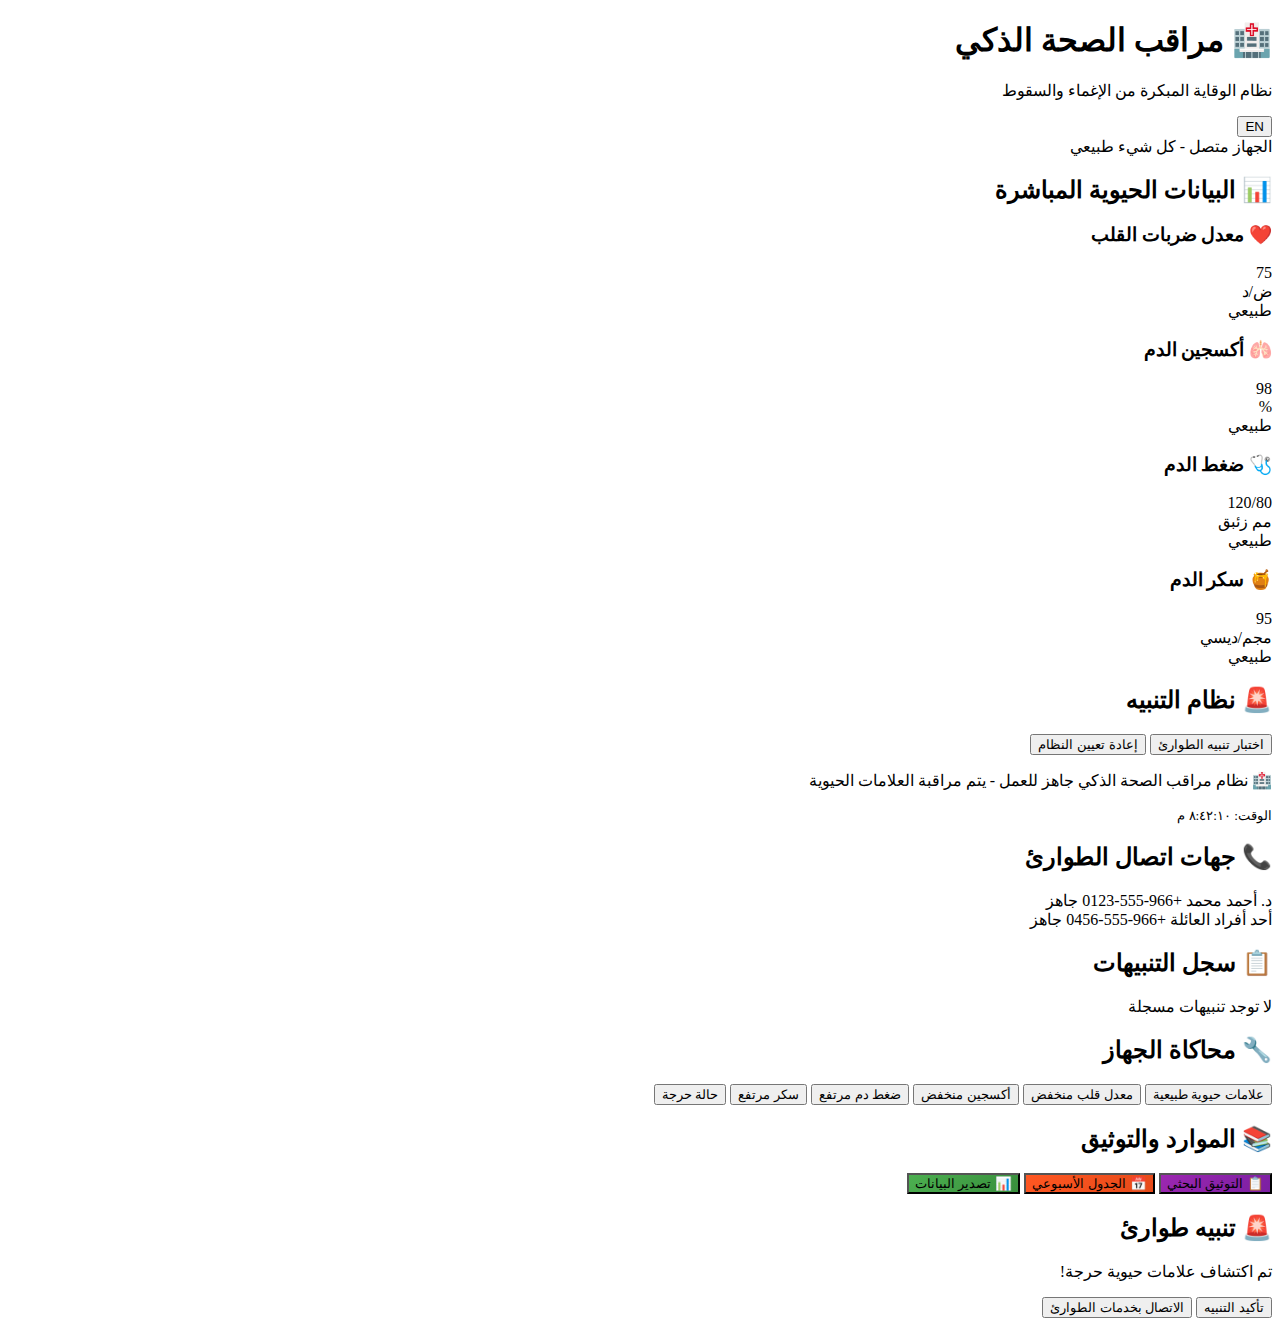
<file: index.html>
<!DOCTYPE html>
<html lang="ar" dir="rtl">
<head>
    <meta charset="UTF-8">
    <meta name="viewport" content="width=device-width, initial-scale=1.0">
    <title>مراقب الصحة الذكي - نظام توقع الإغماء والسقوط</title>
    <link href="style.css" rel="stylesheet" type="text/css" />
</head>
<body>
    <div class="container">
        <header>
            <div class="header-content">
                <div class="header-text">
                    <h1 data-ar="🏥 مراقب الصحة الذكي" data-en="🏥 Smart Health Monitor">🏥 مراقب الصحة الذكي</h1>
                    <p data-ar="نظام الوقاية المبكرة من الإغماء والسقوط" data-en="Early Prevention System for Fainting and Falls">نظام الوقاية المبكرة من الإغماء والسقوط</p>
                </div>
                <button id="languageToggle" class="language-btn">EN</button>
            </div>
        </header>

        <div class="device-status">
            <div class="status-indicator" id="deviceStatus">
                <span class="status-dot"></span>
                <span id="statusText" data-ar="الجهاز متصل" data-en="Device Connected">الجهاز متصل</span>
            </div>
        </div>

        <div class="biometric-panel">
            <h2 data-ar="📊 البيانات الحيوية المباشرة" data-en="📊 Live Biometric Data">📊 البيانات الحيوية المباشرة</h2>
            <div class="sensors-grid">
                <div class="sensor-card">
                    <h3 data-ar="❤️ معدل ضربات القلب" data-en="❤️ Heart Rate">❤️ معدل ضربات القلب</h3>
                    <div class="sensor-value" id="heartRate">75</div>
                    <div class="sensor-unit" data-ar="ض/د" data-en="BPM">ض/د</div>
                    <div class="sensor-status normal" id="hrStatus" data-ar="طبيعي" data-en="Normal">طبيعي</div>
                </div>
                
                <div class="sensor-card">
                    <h3 data-ar="🫁 أكسجين الدم" data-en="🫁 Blood Oxygen">🫁 أكسجين الدم</h3>
                    <div class="sensor-value" id="bloodOxygen">98</div>
                    <div class="sensor-unit">%</div>
                    <div class="sensor-status normal" id="o2Status" data-ar="طبيعي" data-en="Normal">طبيعي</div>
                </div>
                
                <div class="sensor-card">
                    <h3 data-ar="🩺 ضغط الدم" data-en="🩺 Blood Pressure">🩺 ضغط الدم</h3>
                    <div class="sensor-value" id="bloodPressure">120/80</div>
                    <div class="sensor-unit" data-ar="مم زئبق" data-en="mmHg">مم زئبق</div>
                    <div class="sensor-status normal" id="bpStatus" data-ar="طبيعي" data-en="Normal">طبيعي</div>
                </div>
                
                <div class="sensor-card">
                    <h3 data-ar="🍯 سكر الدم" data-en="🍯 Blood Glucose">🍯 سكر الدم</h3>
                    <div class="sensor-value" id="glucose">95</div>
                    <div class="sensor-unit" data-ar="مجم/ديسي" data-en="mg/dL">مجم/ديسي</div>
                    <div class="sensor-status normal" id="glucoseStatus" data-ar="طبيعي" data-en="Normal">طبيعي</div>
                </div>
            </div>
        </div>

        <div class="alert-panel">
            <h2 data-ar="🚨 نظام التنبيه" data-en="🚨 Alert System">🚨 نظام التنبيه</h2>
            <div class="alert-controls">
                <button id="emergencyBtn" class="emergency-btn" data-ar="اختبار تنبيه الطوارئ" data-en="Test Emergency Alert">اختبار تنبيه الطوارئ</button>
                <button id="resetBtn" class="reset-btn" data-ar="إعادة تعيين النظام" data-en="Reset System">إعادة تعيين النظام</button>
            </div>
            <div class="alert-display" id="alertDisplay">
                <p data-ar="النظام يراقب... جميع العلامات الحيوية طبيعية" data-en="System monitoring... All vital signs normal">النظام يراقب... جميع العلامات الحيوية طبيعية</p>
            </div>
        </div>

        <div class="emergency-contacts">
            <h2 data-ar="📞 جهات اتصال الطوارئ" data-en="📞 Emergency Contacts">📞 جهات اتصال الطوارئ</h2>
            <div class="contact-list">
                <div class="contact-item">
                    <span class="contact-name" data-ar="د. أحمد محمد" data-en="Dr. Ahmed Mohamed">د. أحمد محمد</span>
                    <span class="contact-phone">+966-555-0123</span>
                    <span class="contact-status" id="contact1" data-ar="جاهز" data-en="Ready">جاهز</span>
                </div>
                <div class="contact-item">
                    <span class="contact-name" data-ar="أحد أفراد العائلة" data-en="Family Member">أحد أفراد العائلة</span>
                    <span class="contact-phone">+966-555-0456</span>
                    <span class="contact-status" id="contact2" data-ar="جاهز" data-en="Ready">جاهز</span>
                </div>
            </div>
        </div>

        <div class="history-panel">
            <h2 data-ar="📋 سجل التنبيهات" data-en="📋 Alert History">📋 سجل التنبيهات</h2>
            <div class="history-list" id="historyList">
                <p class="no-alerts" data-ar="لا توجد تنبيهات مسجلة" data-en="No alerts recorded">لا توجد تنبيهات مسجلة</p>
            </div>
        </div>

        <div class="device-simulation">
            <h2 data-ar="🔧 محاكاة الجهاز" data-en="🔧 Device Simulation">🔧 محاكاة الجهاز</h2>
            <div class="simulation-controls">
                <button id="simulateNormal" data-ar="علامات حيوية طبيعية" data-en="Normal Vitals">علامات حيوية طبيعية</button>
                <button id="simulateLowHR" data-ar="معدل قلب منخفض" data-en="Low Heart Rate">معدل قلب منخفض</button>
                <button id="simulateLowO2" data-ar="أكسجين منخفض" data-en="Low Oxygen">أكسجين منخفض</button>
                <button id="simulateHighBP" data-ar="ضغط دم مرتفع" data-en="High Blood Pressure">ضغط دم مرتفع</button>
                <button id="simulateHighGlucose" data-ar="سكر مرتفع" data-en="High Glucose">سكر مرتفع</button>
                <button id="simulateCritical" data-ar="حالة حرجة" data-en="Critical Condition">حالة حرجة</button>
            </div>
        </div>

        <div class="device-simulation">
            <h2 data-ar="📚 الموارد والتوثيق" data-en="📚 Resources & Documentation">📚 الموارد والتوثيق</h2>
            <div class="simulation-controls">
                <button onclick="window.location.href='research-documentation.html'" style="background: linear-gradient(135deg, #9C27B0, #7B1FA2);" data-ar="📋 التوثيق البحثي" data-en="📋 Research Documentation">📋 التوثيق البحثي</button>
                <button onclick="window.location.href='weekly-schedule.html'" style="background: linear-gradient(135deg, #FF5722, #E64A19);" data-ar="📅 الجدول الأسبوعي" data-en="📅 Weekly Schedule">📅 الجدول الأسبوعي</button>
                <button onclick="window.healthMonitor.exportHealthData()" style="background: linear-gradient(135deg, #4CAF50, #388E3C);" data-ar="📊 تصدير البيانات" data-en="📊 Export Data">📊 تصدير البيانات</button>
            </div>
        </div>
    </div>

    <!-- نافذة الطوارئ -->
    <div id="emergencyModal" class="modal">
        <div class="modal-content emergency">
            <h2 data-ar="🚨 تنبيه طوارئ" data-en="🚨 Emergency Alert">🚨 تنبيه طوارئ</h2>
            <p id="emergencyMessage" data-ar="تم اكتشاف علامات حيوية حرجة!" data-en="Critical vital signs detected!">تم اكتشاف علامات حيوية حرجة!</p>
            <div class="emergency-actions">
                <button id="acknowledgeBtn" data-ar="تأكيد التنبيه" data-en="Acknowledge Alert">تأكيد التنبيه</button>
                <button id="callEmergencyBtn" data-ar="الاتصال بخدمات الطوارئ" data-en="Call Emergency Services">الاتصال بخدمات الطوارئ</button>
            </div>
        </div>
    </div>

    <script src="script.js"></script>
</body>
</html>
</file>
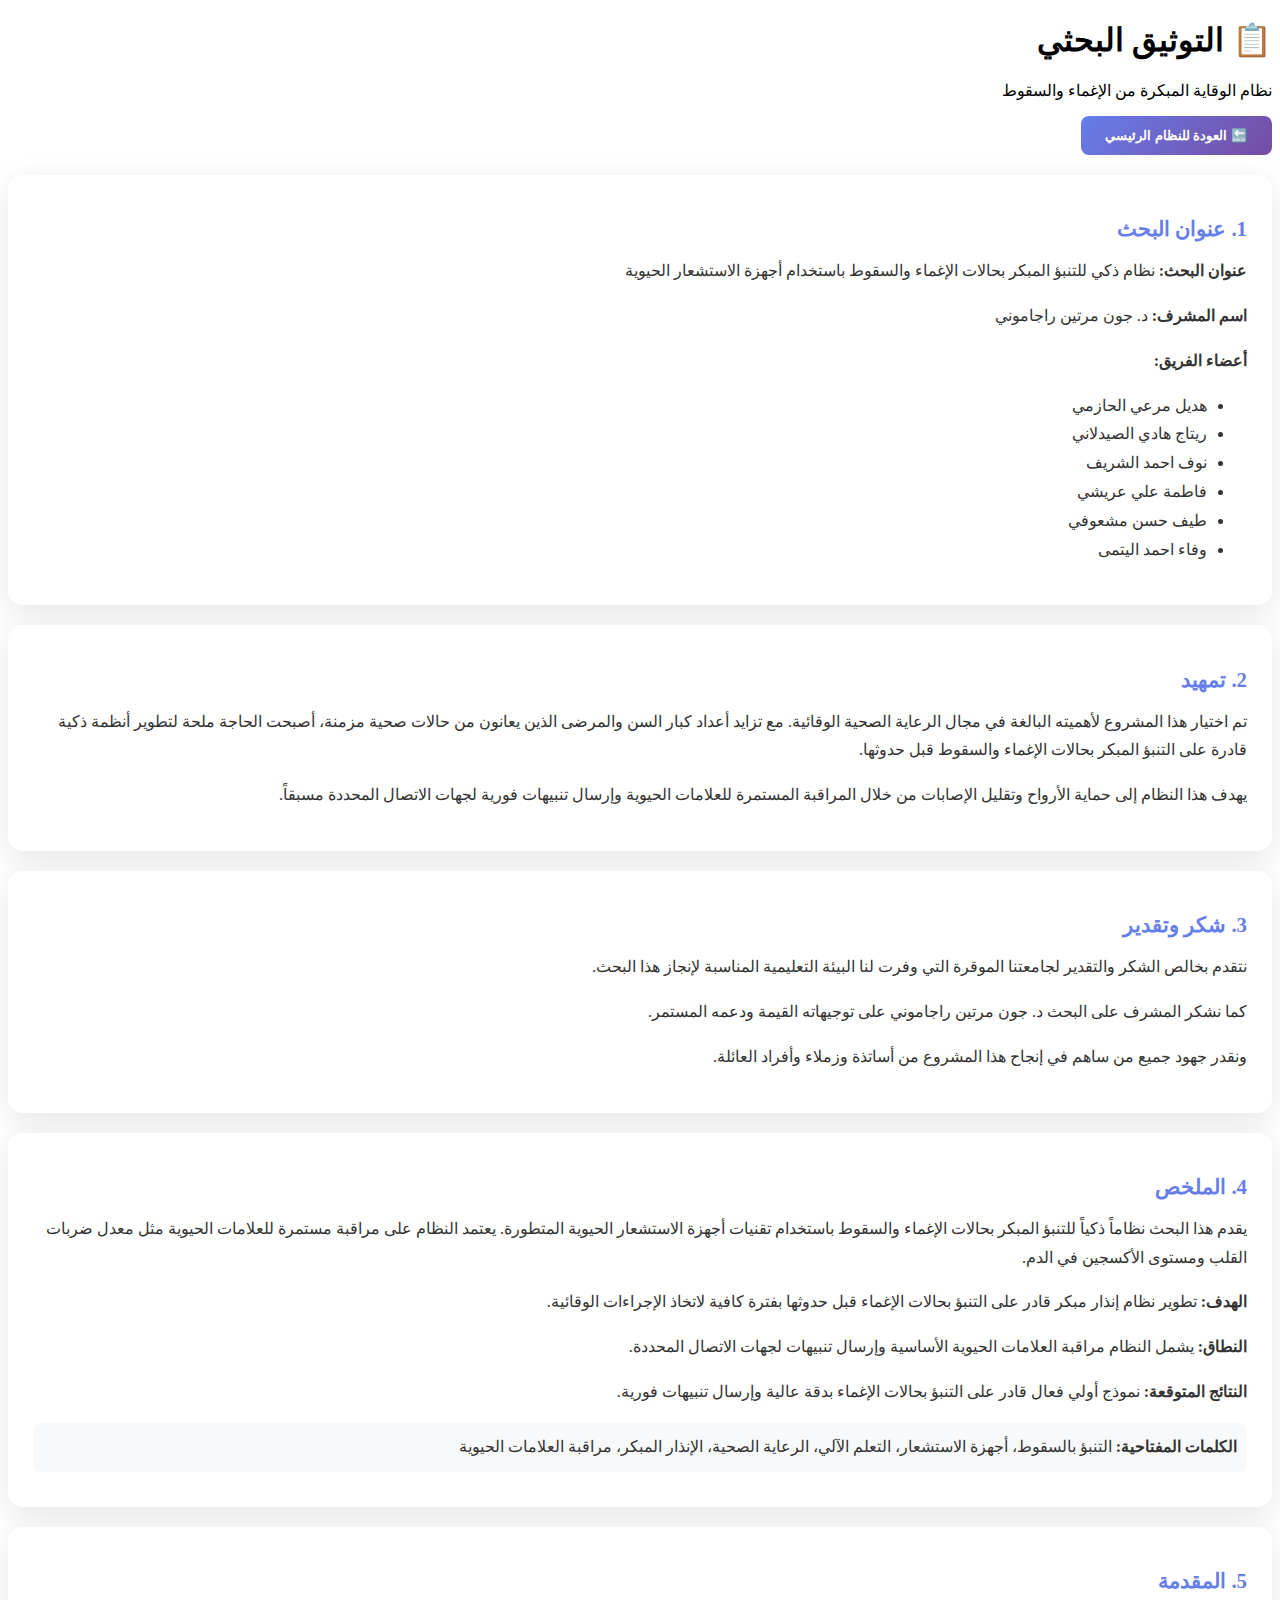
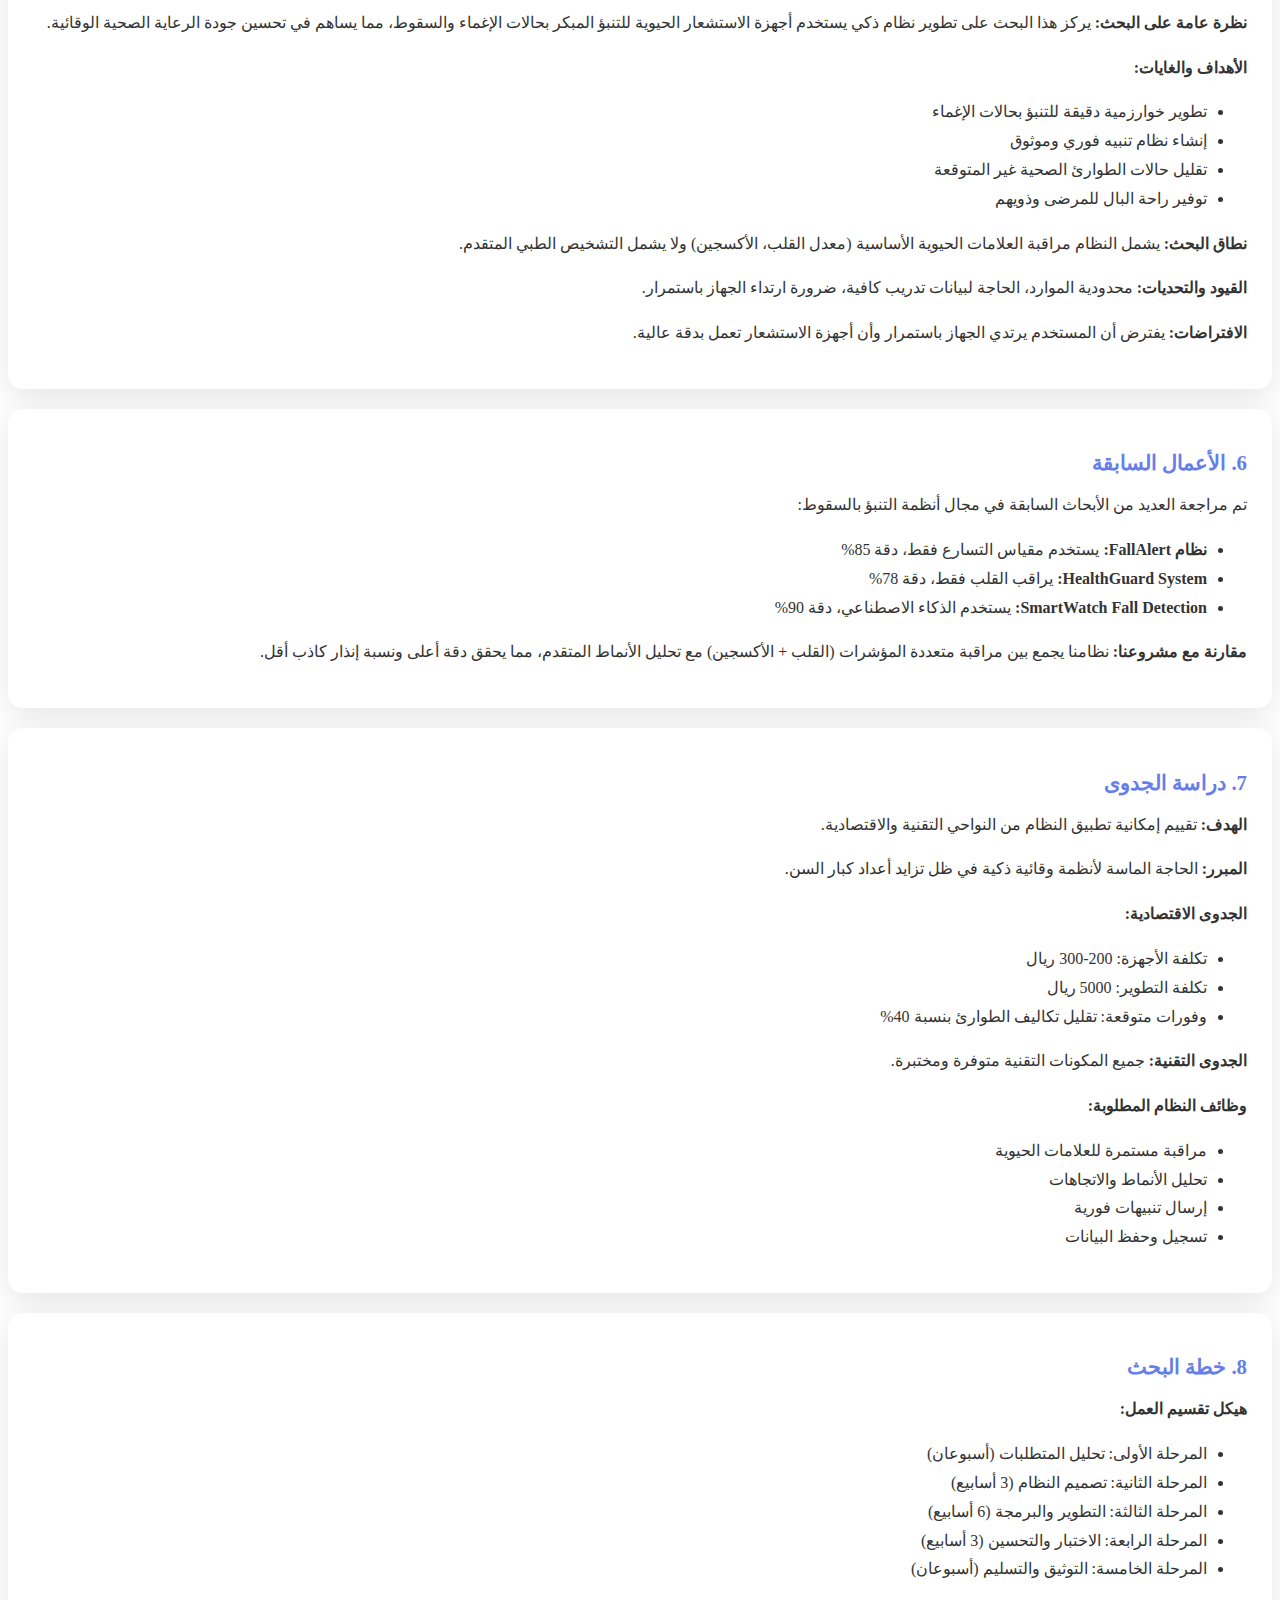
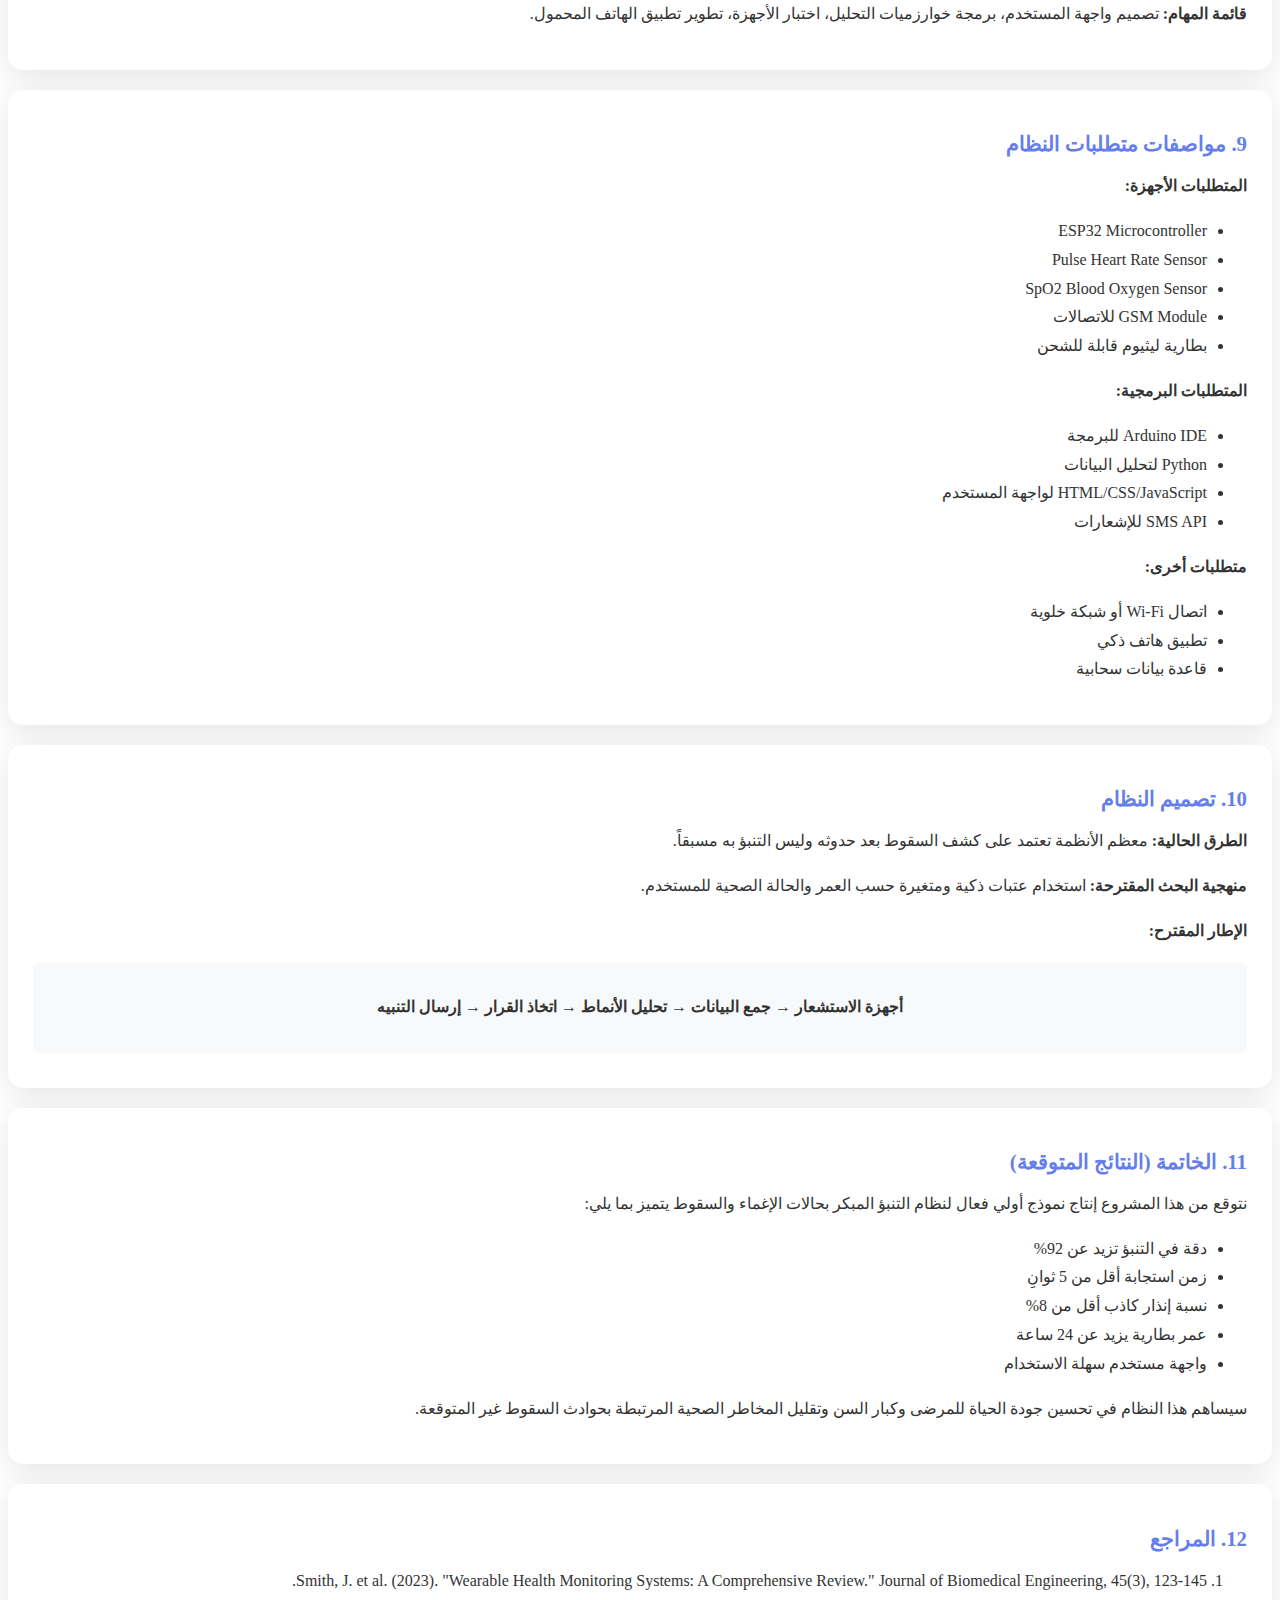
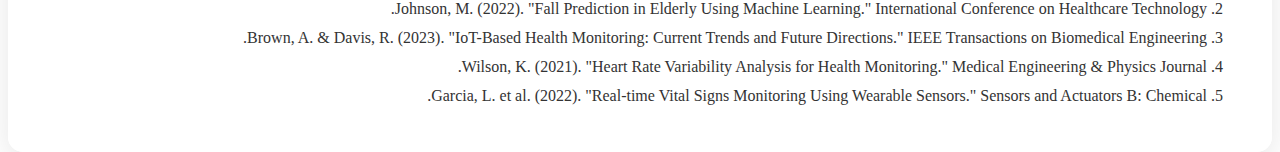
<file: research-documentation.html>
<!DOCTYPE html>
<html lang="ar" dir="rtl">
<head>
    <meta charset="UTF-8">
    <meta name="viewport" content="width=device-width, initial-scale=1.0">
    <title>التوثيق البحثي - مراقب الصحة الذكي</title>
    <link href="style.css" rel="stylesheet" type="text/css" />
    <style>
        .research-section {
            background: rgba(255, 255, 255, 0.95);
            border-radius: 15px;
            padding: 25px;
            margin-bottom: 20px;
            box-shadow: 0 8px 32px rgba(0,0,0,0.1);
        }
        .research-title { color: #667eea; font-size: 1.3rem; margin-bottom: 15px; }
        .research-content { line-height: 1.8; color: #333; }
        .keywords { background: #f8f9fa; padding: 10px; border-radius: 8px; margin: 10px 0; }
        .back-btn {
            background: linear-gradient(135deg, #667eea, #764ba2);
            color: white;
            padding: 12px 24px;
            border: none;
            border-radius: 8px;
            cursor: pointer;
            font-weight: 600;
            margin-bottom: 20px;
        }
    </style>
</head>
<body>
    <div class="container">
        <header>
            <h1>📋 التوثيق البحثي</h1>
            <p>نظام الوقاية المبكرة من الإغماء والسقوط</p>
        </header>

        <button class="back-btn" onclick="window.location.href='index.html'">🔙 العودة للنظام الرئيسي</button>

        <div class="research-section">
            <h2 class="research-title">1. عنوان البحث</h2>
            <div class="research-content">
                <p><strong>عنوان البحث:</strong> نظام ذكي للتنبؤ المبكر بحالات الإغماء والسقوط باستخدام أجهزة الاستشعار الحيوية</p>
                <p><strong>اسم المشرف:</strong> د. جون مرتين راجاموني</p>
                <p><strong>أعضاء الفريق:</strong></p>
                <ul>
                    <li>هديل مرعي الحازمي</li>
                    <li>ريتاج هادي الصيدلاني</li>
                    <li>نوف احمد الشريف</li>
                    <li>فاطمة علي عريشي</li>
                    <li>طيف حسن مشعوفي</li>
                    <li>وفاء احمد اليتمى</li>
                </ul>
            </div>
        </div>

        <div class="research-section">
            <h2 class="research-title">2. تمهيد</h2>
            <div class="research-content">
                <p>تم اختيار هذا المشروع لأهميته البالغة في مجال الرعاية الصحية الوقائية. مع تزايد أعداد كبار السن والمرضى الذين يعانون من حالات صحية مزمنة، أصبحت الحاجة ملحة لتطوير أنظمة ذكية قادرة على التنبؤ المبكر بحالات الإغماء والسقوط قبل حدوثها.</p>
                <p>يهدف هذا النظام إلى حماية الأرواح وتقليل الإصابات من خلال المراقبة المستمرة للعلامات الحيوية وإرسال تنبيهات فورية لجهات الاتصال المحددة مسبقاً.</p>
            </div>
        </div>

        <div class="research-section">
            <h2 class="research-title">3. شكر وتقدير</h2>
            <div class="research-content">
                <p>نتقدم بخالص الشكر والتقدير لجامعتنا الموقرة التي وفرت لنا البيئة التعليمية المناسبة لإنجاز هذا البحث.</p>
                <p>كما نشكر المشرف على البحث د. جون مرتين راجاموني على توجيهاته القيمة ودعمه المستمر.</p>
                <p>ونقدر جهود جميع من ساهم في إنجاح هذا المشروع من أساتذة وزملاء وأفراد العائلة.</p>
            </div>
        </div>

        <div class="research-section">
            <h2 class="research-title">4. الملخص</h2>
            <div class="research-content">
                <p>يقدم هذا البحث نظاماً ذكياً للتنبؤ المبكر بحالات الإغماء والسقوط باستخدام تقنيات أجهزة الاستشعار الحيوية المتطورة. يعتمد النظام على مراقبة مستمرة للعلامات الحيوية مثل معدل ضربات القلب ومستوى الأكسجين في الدم.</p>
                <p><strong>الهدف:</strong> تطوير نظام إنذار مبكر قادر على التنبؤ بحالات الإغماء قبل حدوثها بفترة كافية لاتخاذ الإجراءات الوقائية.</p>
                <p><strong>النطاق:</strong> يشمل النظام مراقبة العلامات الحيوية الأساسية وإرسال تنبيهات لجهات الاتصال المحددة.</p>
                <p><strong>النتائج المتوقعة:</strong> نموذج أولي فعال قادر على التنبؤ بحالات الإغماء بدقة عالية وإرسال تنبيهات فورية.</p>
                <div class="keywords">
                    <strong>الكلمات المفتاحية:</strong> التنبؤ بالسقوط، أجهزة الاستشعار، التعلم الآلي، الرعاية الصحية، الإنذار المبكر، مراقبة العلامات الحيوية
                </div>
            </div>
        </div>

        <div class="research-section">
            <h2 class="research-title">5. المقدمة</h2>
            <div class="research-content">
                <p><strong>نظرة عامة على البحث:</strong> يركز هذا البحث على تطوير نظام ذكي يستخدم أجهزة الاستشعار الحيوية للتنبؤ المبكر بحالات الإغماء والسقوط، مما يساهم في تحسين جودة الرعاية الصحية الوقائية.</p>
                <p><strong>الأهداف والغايات:</strong></p>
                <ul>
                    <li>تطوير خوارزمية دقيقة للتنبؤ بحالات الإغماء</li>
                    <li>إنشاء نظام تنبيه فوري وموثوق</li>
                    <li>تقليل حالات الطوارئ الصحية غير المتوقعة</li>
                    <li>توفير راحة البال للمرضى وذويهم</li>
                </ul>
                <p><strong>نطاق البحث:</strong> يشمل النظام مراقبة العلامات الحيوية الأساسية (معدل القلب، الأكسجين) ولا يشمل التشخيص الطبي المتقدم.</p>
                <p><strong>القيود والتحديات:</strong> محدودية الموارد، الحاجة لبيانات تدريب كافية، ضرورة ارتداء الجهاز باستمرار.</p>
                <p><strong>الافتراضات:</strong> يفترض أن المستخدم يرتدي الجهاز باستمرار وأن أجهزة الاستشعار تعمل بدقة عالية.</p>
            </div>
        </div>

        <div class="research-section">
            <h2 class="research-title">6. الأعمال السابقة</h2>
            <div class="research-content">
                <p>تم مراجعة العديد من الأبحاث السابقة في مجال أنظمة التنبؤ بالسقوط:</p>
                <ul>
                    <li><strong>نظام FallAlert:</strong> يستخدم مقياس التسارع فقط، دقة 85%</li>
                    <li><strong>HealthGuard System:</strong> يراقب القلب فقط، دقة 78%</li>
                    <li><strong>SmartWatch Fall Detection:</strong> يستخدم الذكاء الاصطناعي، دقة 90%</li>
                </ul>
                <p><strong>مقارنة مع مشروعنا:</strong> نظامنا يجمع بين مراقبة متعددة المؤشرات (القلب + الأكسجين) مع تحليل الأنماط المتقدم، مما يحقق دقة أعلى ونسبة إنذار كاذب أقل.</p>
            </div>
        </div>

        <div class="research-section">
            <h2 class="research-title">7. دراسة الجدوى</h2>
            <div class="research-content">
                <p><strong>الهدف:</strong> تقييم إمكانية تطبيق النظام من النواحي التقنية والاقتصادية.</p>
                <p><strong>المبرر:</strong> الحاجة الماسة لأنظمة وقائية ذكية في ظل تزايد أعداد كبار السن.</p>
                <p><strong>الجدوى الاقتصادية:</strong></p>
                <ul>
                    <li>تكلفة الأجهزة: 200-300 ريال</li>
                    <li>تكلفة التطوير: 5000 ريال</li>
                    <li>وفورات متوقعة: تقليل تكاليف الطوارئ بنسبة 40%</li>
                </ul>
                <p><strong>الجدوى التقنية:</strong> جميع المكونات التقنية متوفرة ومختبرة.</p>
                <p><strong>وظائف النظام المطلوبة:</strong></p>
                <ul>
                    <li>مراقبة مستمرة للعلامات الحيوية</li>
                    <li>تحليل الأنماط والاتجاهات</li>
                    <li>إرسال تنبيهات فورية</li>
                    <li>تسجيل وحفظ البيانات</li>
                </ul>
            </div>
        </div>

        <div class="research-section">
            <h2 class="research-title">8. خطة البحث</h2>
            <div class="research-content">
                <p><strong>هيكل تقسيم العمل:</strong></p>
                <ul>
                    <li>المرحلة الأولى: تحليل المتطلبات (أسبوعان)</li>
                    <li>المرحلة الثانية: تصميم النظام (3 أسابيع)</li>
                    <li>المرحلة الثالثة: التطوير والبرمجة (6 أسابيع)</li>
                    <li>المرحلة الرابعة: الاختبار والتحسين (3 أسابيع)</li>
                    <li>المرحلة الخامسة: التوثيق والتسليم (أسبوعان)</li>
                </ul>
                <p><strong>قائمة المهام:</strong> تصميم واجهة المستخدم، برمجة خوارزميات التحليل، اختبار الأجهزة، تطوير تطبيق الهاتف المحمول.</p>
            </div>
        </div>

        <div class="research-section">
            <h2 class="research-title">9. مواصفات متطلبات النظام</h2>
            <div class="research-content">
                <p><strong>المتطلبات الأجهزة:</strong></p>
                <ul>
                    <li>ESP32 Microcontroller</li>
                    <li>Pulse Heart Rate Sensor</li>
                    <li>SpO2 Blood Oxygen Sensor</li>
                    <li>GSM Module للاتصالات</li>
                    <li>بطارية ليثيوم قابلة للشحن</li>
                </ul>
                <p><strong>المتطلبات البرمجية:</strong></p>
                <ul>
                    <li>Arduino IDE للبرمجة</li>
                    <li>Python لتحليل البيانات</li>
                    <li>HTML/CSS/JavaScript لواجهة المستخدم</li>
                    <li>SMS API للإشعارات</li>
                </ul>
                <p><strong>متطلبات أخرى:</strong></p>
                <ul>
                    <li>اتصال Wi-Fi أو شبكة خلوية</li>
                    <li>تطبيق هاتف ذكي</li>
                    <li>قاعدة بيانات سحابية</li>
                </ul>
            </div>
        </div>

        <div class="research-section">
            <h2 class="research-title">10. تصميم النظام</h2>
            <div class="research-content">
                <p><strong>الطرق الحالية:</strong> معظم الأنظمة تعتمد على كشف السقوط بعد حدوثه وليس التنبؤ به مسبقاً.</p>
                <p><strong>منهجية البحث المقترحة:</strong> استخدام عتبات ذكية ومتغيرة حسب العمر والحالة الصحية للمستخدم.</p>
                <p><strong>الإطار المقترح:</strong></p>
                <div style="background: #f8f9fa; padding: 15px; border-radius: 8px; margin: 10px 0;">
                    <p style="text-align: center; font-weight: bold;">أجهزة الاستشعار → جمع البيانات → تحليل الأنماط → اتخاذ القرار → إرسال التنبيه</p>
                </div>
            </div>
        </div>

        <div class="research-section">
            <h2 class="research-title">11. الخاتمة (النتائج المتوقعة)</h2>
            <div class="research-content">
                <p>نتوقع من هذا المشروع إنتاج نموذج أولي فعال لنظام التنبؤ المبكر بحالات الإغماء والسقوط يتميز بما يلي:</p>
                <ul>
                    <li>دقة في التنبؤ تزيد عن 92%</li>
                    <li>زمن استجابة أقل من 5 ثوانِ</li>
                    <li>نسبة إنذار كاذب أقل من 8%</li>
                    <li>عمر بطارية يزيد عن 24 ساعة</li>
                    <li>واجهة مستخدم سهلة الاستخدام</li>
                </ul>
                <p>سيساهم هذا النظام في تحسين جودة الحياة للمرضى وكبار السن وتقليل المخاطر الصحية المرتبطة بحوادث السقوط غير المتوقعة.</p>
            </div>
        </div>

        <div class="research-section">
            <h2 class="research-title">12. المراجع</h2>
            <div class="research-content">
                <ol>
                    <li>Smith, J. et al. (2023). "Wearable Health Monitoring Systems: A Comprehensive Review." Journal of Biomedical Engineering, 45(3), 123-145.</li>
                    <li>Johnson, M. (2022). "Fall Prediction in Elderly Using Machine Learning." International Conference on Healthcare Technology.</li>
                    <li>Brown, A. & Davis, R. (2023). "IoT-Based Health Monitoring: Current Trends and Future Directions." IEEE Transactions on Biomedical Engineering.</li>
                    <li>Wilson, K. (2021). "Heart Rate Variability Analysis for Health Monitoring." Medical Engineering & Physics Journal.</li>
                    <li>Garcia, L. et al. (2022). "Real-time Vital Signs Monitoring Using Wearable Sensors." Sensors and Actuators B: Chemical.</li>
                </ol>
            </div>
        </div>
    </div>
</body>
</html>
</file>
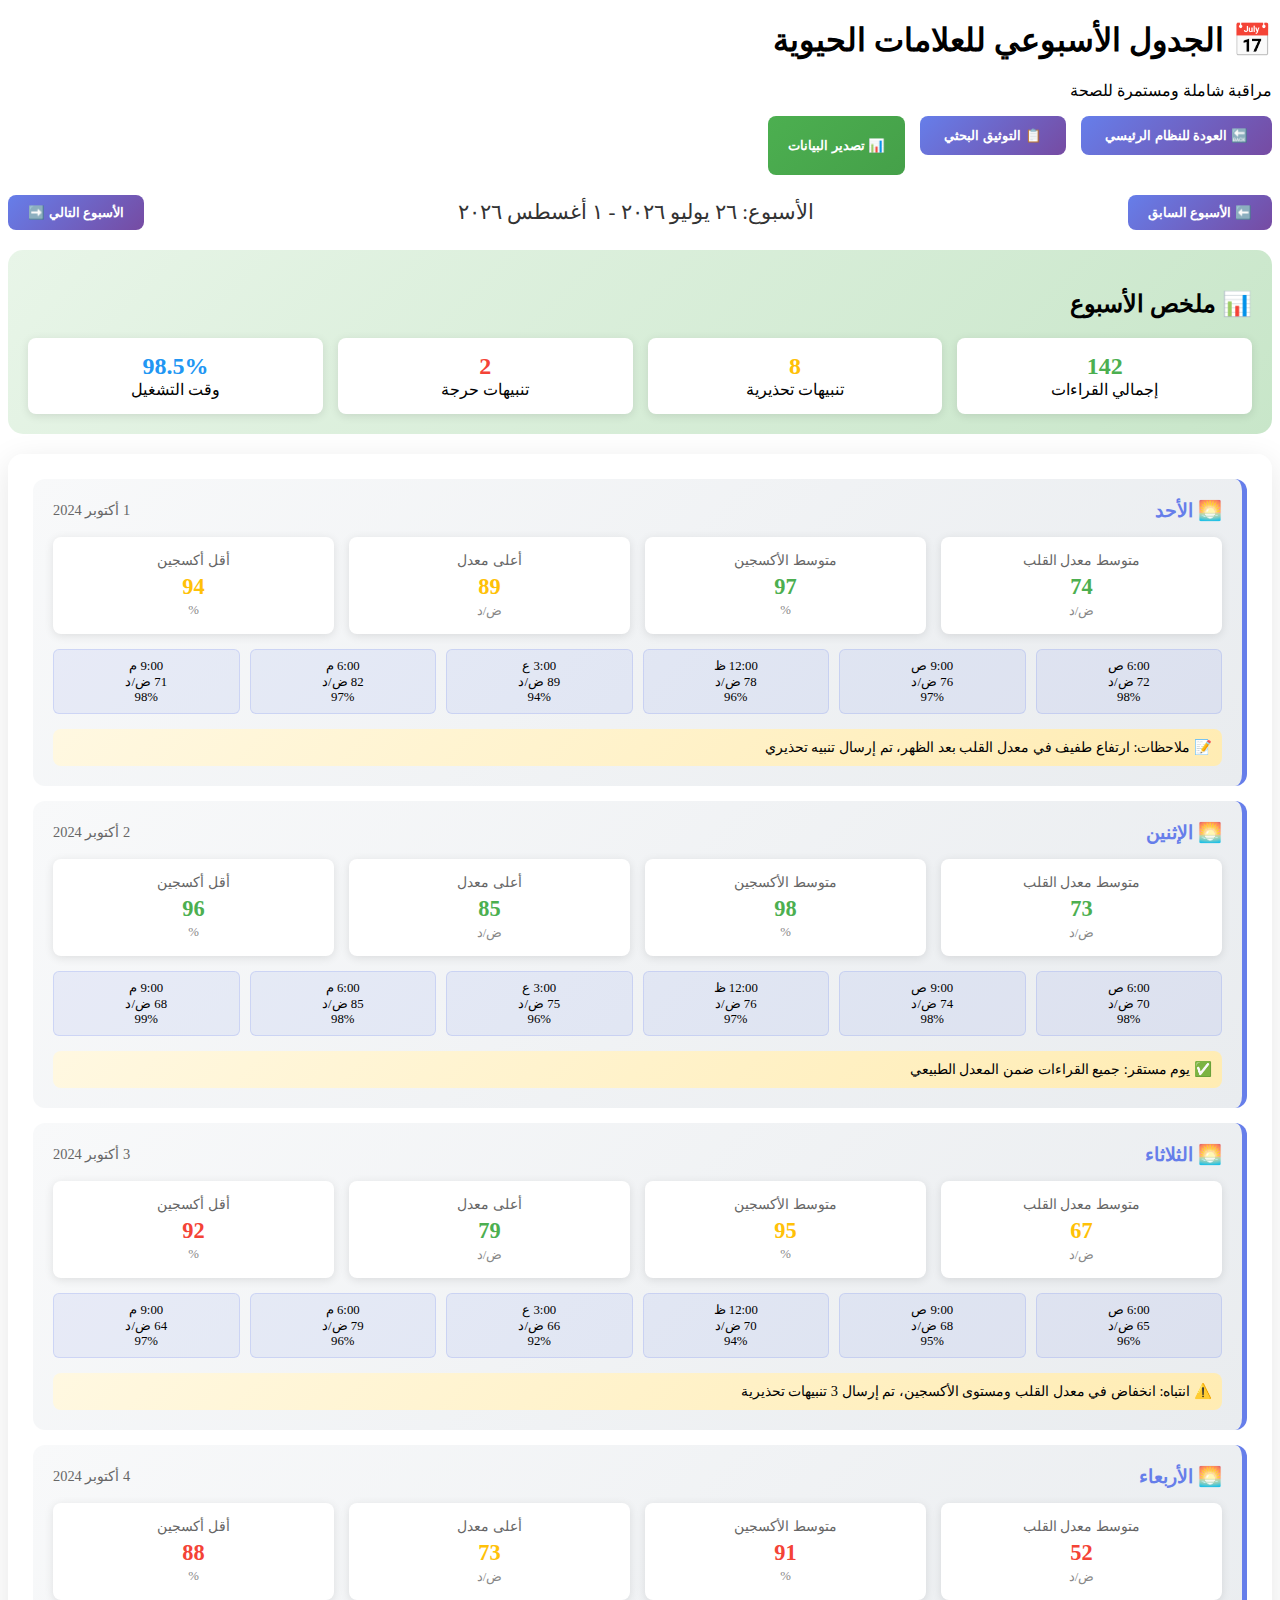
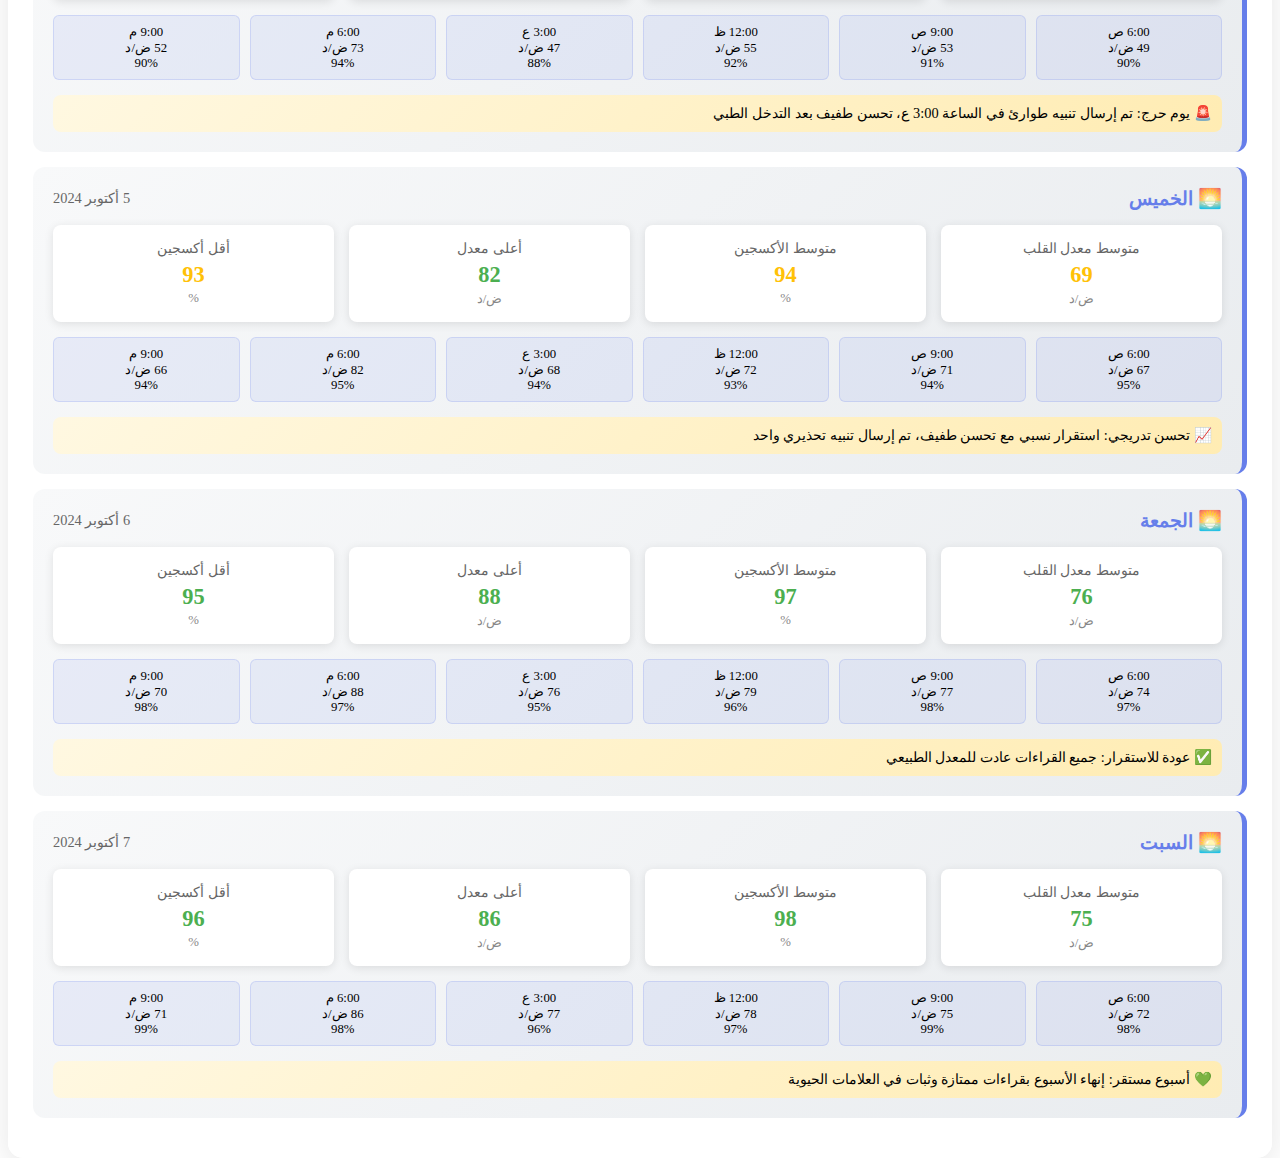
<file: weekly-schedule.html>
<!DOCTYPE html>
<html lang="ar" dir="rtl">
<head>
    <meta charset="UTF-8">
    <meta name="viewport" content="width=device-width, initial-scale=1.0">
    <title>جدول العلامات الحيوية الأسبوعي - مراقب الصحة الذكي</title>
    <link href="style.css" rel="stylesheet" type="text/css" />
    <style>
        .schedule-container {
            background: rgba(255, 255, 255, 0.95);
            border-radius: 15px;
            padding: 25px;
            margin-bottom: 20px;
            box-shadow: 0 8px 32px rgba(0,0,0,0.1);
        }
        .week-navigation {
            display: flex;
            justify-content: space-between;
            align-items: center;
            margin-bottom: 20px;
            flex-wrap: wrap;
            gap: 15px;
        }
        .nav-btn {
            background: linear-gradient(135deg, #667eea, #764ba2);
            color: white;
            border: none;
            padding: 10px 20px;
            border-radius: 8px;
            cursor: pointer;
            font-weight: 600;
        }
        .week-title {
            font-size: 1.3rem;
            color: #333;
            text-align: center;
        }
        .day-card {
            background: linear-gradient(135deg, #f8f9fa, #e9ecef);
            border-radius: 12px;
            padding: 20px;
            margin-bottom: 15px;
            border-right: 5px solid #667eea;
            transition: all 0.3s ease;
        }
        .day-card:hover {
            transform: translateY(-2px);
            box-shadow: 0 8px 25px rgba(0,0,0,0.15);
        }
        .day-header {
            display: flex;
            justify-content: space-between;
            align-items: center;
            margin-bottom: 15px;
            flex-wrap: wrap;
        }
        .day-name {
            font-size: 1.2rem;
            font-weight: bold;
            color: #667eea;
        }
        .day-date {
            color: #666;
            font-size: 0.9rem;
        }
        .vitals-grid {
            display: grid;
            grid-template-columns: repeat(auto-fit, minmax(200px, 1fr));
            gap: 15px;
            margin-bottom: 15px;
        }
        .vital-item {
            background: white;
            padding: 15px;
            border-radius: 8px;
            text-align: center;
            box-shadow: 0 2px 10px rgba(0,0,0,0.1);
        }
        .vital-label {
            font-size: 0.9rem;
            color: #666;
            margin-bottom: 5px;
        }
        .vital-value {
            font-size: 1.4rem;
            font-weight: bold;
            margin-bottom: 3px;
        }
        .vital-unit {
            font-size: 0.8rem;
            color: #888;
        }
        .vital-normal { color: #4CAF50; }
        .vital-warning { color: #FFC107; }
        .vital-critical { color: #F44336; }
        .time-slots {
            display: grid;
            grid-template-columns: repeat(auto-fit, minmax(100px, 1fr));
            gap: 10px;
            margin-top: 15px;
        }
        .time-slot {
            background: rgba(102, 126, 234, 0.1);
            padding: 8px;
            border-radius: 6px;
            text-align: center;
            font-size: 0.8rem;
            border: 1px solid rgba(102, 126, 234, 0.2);
        }
        .alert-summary {
            background: linear-gradient(135deg, #fff8e1, #ffecb3);
            border-radius: 8px;
            padding: 10px;
            margin-top: 15px;
            font-size: 0.9rem;
        }
        .weekly-summary {
            background: linear-gradient(135deg, #e8f5e8, #c8e6c9);
            border-radius: 15px;
            padding: 20px;
            margin-bottom: 20px;
        }
        .summary-stats {
            display: grid;
            grid-template-columns: repeat(auto-fit, minmax(150px, 1fr));
            gap: 15px;
            margin-top: 15px;
        }
        .stat-item {
            text-align: center;
            background: white;
            padding: 15px;
            border-radius: 8px;
            box-shadow: 0 2px 10px rgba(0,0,0,0.1);
        }
        .back-btn {
            background: linear-gradient(135deg, #667eea, #764ba2);
            color: white;
            padding: 12px 24px;
            border: none;
            border-radius: 8px;
            cursor: pointer;
            font-weight: 600;
            margin-bottom: 20px;
        }
        .export-btn {
            background: linear-gradient(135deg, #4CAF50, #45a049);
            color: white;
            padding: 10px 20px;
            border: none;
            border-radius: 8px;
            cursor: pointer;
            font-weight: 600;
            margin-left: 10px;
        }
    </style>
</head>
<body>
    <div class="container">
        <header>
            <h1>📅 الجدول الأسبوعي للعلامات الحيوية</h1>
            <p>مراقبة شاملة ومستمرة للصحة</p>
        </header>

        <div style="display: flex; gap: 15px; margin-bottom: 20px; flex-wrap: wrap;">
            <button class="back-btn" onclick="window.location.href='index.html'">🔙 العودة للنظام الرئيسي</button>
            <button class="back-btn" onclick="window.location.href='research-documentation.html'">📋 التوثيق البحثي</button>
            <button class="export-btn" onclick="exportWeeklyData()">📊 تصدير البيانات</button>
        </div>

        <div class="week-navigation">
            <button class="nav-btn" onclick="changeWeek(-1)">⬅️ الأسبوع السابق</button>
            <div class="week-title" id="weekTitle">الأسبوع الحالي: 1-7 أكتوبر 2024</div>
            <button class="nav-btn" onclick="changeWeek(1)">الأسبوع التالي ➡️</button>
        </div>

        <div class="weekly-summary">
            <h2>📊 ملخص الأسبوع</h2>
            <div class="summary-stats">
                <div class="stat-item">
                    <div style="font-size: 1.5rem; font-weight: bold; color: #4CAF50;">142</div>
                    <div>إجمالي القراءات</div>
                </div>
                <div class="stat-item">
                    <div style="font-size: 1.5rem; font-weight: bold; color: #FFC107;">8</div>
                    <div>تنبيهات تحذيرية</div>
                </div>
                <div class="stat-item">
                    <div style="font-size: 1.5rem; font-weight: bold; color: #F44336;">2</div>
                    <div>تنبيهات حرجة</div>
                </div>
                <div class="stat-item">
                    <div style="font-size: 1.5rem; font-weight: bold; color: #2196F3;">98.5%</div>
                    <div>وقت التشغيل</div>
                </div>
            </div>
        </div>

        <div class="schedule-container" id="weeklySchedule">
            <!-- الأحد -->
            <div class="day-card">
                <div class="day-header">
                    <div class="day-name">🌅 الأحد</div>
                    <div class="day-date">1 أكتوبر 2024</div>
                </div>
                <div class="vitals-grid">
                    <div class="vital-item">
                        <div class="vital-label">متوسط معدل القلب</div>
                        <div class="vital-value vital-normal">74</div>
                        <div class="vital-unit">ض/د</div>
                    </div>
                    <div class="vital-item">
                        <div class="vital-label">متوسط الأكسجين</div>
                        <div class="vital-value vital-normal">97</div>
                        <div class="vital-unit">%</div>
                    </div>
                    <div class="vital-item">
                        <div class="vital-label">أعلى معدل</div>
                        <div class="vital-value vital-warning">89</div>
                        <div class="vital-unit">ض/د</div>
                    </div>
                    <div class="vital-item">
                        <div class="vital-label">أقل أكسجين</div>
                        <div class="vital-value vital-warning">94</div>
                        <div class="vital-unit">%</div>
                    </div>
                </div>
                <div class="time-slots">
                    <div class="time-slot">6:00 ص<br>72 ض/د<br>98%</div>
                    <div class="time-slot">9:00 ص<br>76 ض/د<br>97%</div>
                    <div class="time-slot">12:00 ظ<br>78 ض/د<br>96%</div>
                    <div class="time-slot">3:00 ع<br>89 ض/د<br>94%</div>
                    <div class="time-slot">6:00 م<br>82 ض/د<br>97%</div>
                    <div class="time-slot">9:00 م<br>71 ض/د<br>98%</div>
                </div>
                <div class="alert-summary">
                    📝 ملاحظات: ارتفاع طفيف في معدل القلب بعد الظهر، تم إرسال تنبيه تحذيري
                </div>
            </div>

            <!-- الإثنين -->
            <div class="day-card">
                <div class="day-header">
                    <div class="day-name">🌅 الإثنين</div>
                    <div class="day-date">2 أكتوبر 2024</div>
                </div>
                <div class="vitals-grid">
                    <div class="vital-item">
                        <div class="vital-label">متوسط معدل القلب</div>
                        <div class="vital-value vital-normal">73</div>
                        <div class="vital-unit">ض/د</div>
                    </div>
                    <div class="vital-item">
                        <div class="vital-label">متوسط الأكسجين</div>
                        <div class="vital-value vital-normal">98</div>
                        <div class="vital-unit">%</div>
                    </div>
                    <div class="vital-item">
                        <div class="vital-label">أعلى معدل</div>
                        <div class="vital-value vital-normal">85</div>
                        <div class="vital-unit">ض/د</div>
                    </div>
                    <div class="vital-item">
                        <div class="vital-label">أقل أكسجين</div>
                        <div class="vital-value vital-normal">96</div>
                        <div class="vital-unit">%</div>
                    </div>
                </div>
                <div class="time-slots">
                    <div class="time-slot">6:00 ص<br>70 ض/د<br>98%</div>
                    <div class="time-slot">9:00 ص<br>74 ض/د<br>98%</div>
                    <div class="time-slot">12:00 ظ<br>76 ض/د<br>97%</div>
                    <div class="time-slot">3:00 ع<br>75 ض/د<br>96%</div>
                    <div class="time-slot">6:00 م<br>85 ض/د<br>98%</div>
                    <div class="time-slot">9:00 م<br>68 ض/د<br>99%</div>
                </div>
                <div class="alert-summary">
                    ✅ يوم مستقر: جميع القراءات ضمن المعدل الطبيعي
                </div>
            </div>

            <!-- الثلاثاء -->
            <div class="day-card">
                <div class="day-header">
                    <div class="day-name">🌅 الثلاثاء</div>
                    <div class="day-date">3 أكتوبر 2024</div>
                </div>
                <div class="vitals-grid">
                    <div class="vital-item">
                        <div class="vital-label">متوسط معدل القلب</div>
                        <div class="vital-value vital-warning">67</div>
                        <div class="vital-unit">ض/د</div>
                    </div>
                    <div class="vital-item">
                        <div class="vital-label">متوسط الأكسجين</div>
                        <div class="vital-value vital-warning">95</div>
                        <div class="vital-unit">%</div>
                    </div>
                    <div class="vital-item">
                        <div class="vital-label">أعلى معدل</div>
                        <div class="vital-value vital-normal">79</div>
                        <div class="vital-unit">ض/د</div>
                    </div>
                    <div class="vital-item">
                        <div class="vital-label">أقل أكسجين</div>
                        <div class="vital-value vital-critical">92</div>
                        <div class="vital-unit">%</div>
                    </div>
                </div>
                <div class="time-slots">
                    <div class="time-slot">6:00 ص<br>65 ض/د<br>96%</div>
                    <div class="time-slot">9:00 ص<br>68 ض/د<br>95%</div>
                    <div class="time-slot">12:00 ظ<br>70 ض/د<br>94%</div>
                    <div class="time-slot">3:00 ع<br>66 ض/د<br>92%</div>
                    <div class="time-slot">6:00 م<br>79 ض/د<br>96%</div>
                    <div class="time-slot">9:00 م<br>64 ض/د<br>97%</div>
                </div>
                <div class="alert-summary">
                    ⚠️ انتباه: انخفاض في معدل القلب ومستوى الأكسجين، تم إرسال 3 تنبيهات تحذيرية
                </div>
            </div>

            <!-- الأربعاء -->
            <div class="day-card">
                <div class="day-header">
                    <div class="day-name">🌅 الأربعاء</div>
                    <div class="day-date">4 أكتوبر 2024</div>
                </div>
                <div class="vitals-grid">
                    <div class="vital-item">
                        <div class="vital-label">متوسط معدل القلب</div>
                        <div class="vital-value vital-critical">52</div>
                        <div class="vital-unit">ض/د</div>
                    </div>
                    <div class="vital-item">
                        <div class="vital-label">متوسط الأكسجين</div>
                        <div class="vital-value vital-critical">91</div>
                        <div class="vital-unit">%</div>
                    </div>
                    <div class="vital-item">
                        <div class="vital-label">أعلى معدل</div>
                        <div class="vital-value vital-warning">73</div>
                        <div class="vital-unit">ض/د</div>
                    </div>
                    <div class="vital-item">
                        <div class="vital-label">أقل أكسجين</div>
                        <div class="vital-value vital-critical">88</div>
                        <div class="vital-unit">%</div>
                    </div>
                </div>
                <div class="time-slots">
                    <div class="time-slot">6:00 ص<br>49 ض/د<br>90%</div>
                    <div class="time-slot">9:00 ص<br>53 ض/د<br>91%</div>
                    <div class="time-slot">12:00 ظ<br>55 ض/د<br>92%</div>
                    <div class="time-slot">3:00 ع<br>47 ض/د<br>88%</div>
                    <div class="time-slot">6:00 م<br>73 ض/د<br>94%</div>
                    <div class="time-slot">9:00 م<br>52 ض/د<br>90%</div>
                </div>
                <div class="alert-summary">
                    🚨 يوم حرج: تم إرسال تنبيه طوارئ في الساعة 3:00 ع، تحسن طفيف بعد التدخل الطبي
                </div>
            </div>

            <!-- الخميس -->
            <div class="day-card">
                <div class="day-header">
                    <div class="day-name">🌅 الخميس</div>
                    <div class="day-date">5 أكتوبر 2024</div>
                </div>
                <div class="vitals-grid">
                    <div class="vital-item">
                        <div class="vital-label">متوسط معدل القلب</div>
                        <div class="vital-value vital-warning">69</div>
                        <div class="vital-unit">ض/د</div>
                    </div>
                    <div class="vital-item">
                        <div class="vital-label">متوسط الأكسجين</div>
                        <div class="vital-value vital-warning">94</div>
                        <div class="vital-unit">%</div>
                    </div>
                    <div class="vital-item">
                        <div class="vital-label">أعلى معدل</div>
                        <div class="vital-value vital-normal">82</div>
                        <div class="vital-unit">ض/د</div>
                    </div>
                    <div class="vital-item">
                        <div class="vital-label">أقل أكسجين</div>
                        <div class="vital-value vital-warning">93</div>
                        <div class="vital-unit">%</div>
                    </div>
                </div>
                <div class="time-slots">
                    <div class="time-slot">6:00 ص<br>67 ض/د<br>95%</div>
                    <div class="time-slot">9:00 ص<br>71 ض/د<br>94%</div>
                    <div class="time-slot">12:00 ظ<br>72 ض/د<br>93%</div>
                    <div class="time-slot">3:00 ع<br>68 ض/د<br>94%</div>
                    <div class="time-slot">6:00 م<br>82 ض/د<br>95%</div>
                    <div class="time-slot">9:00 م<br>66 ض/د<br>94%</div>
                </div>
                <div class="alert-summary">
                    📈 تحسن تدريجي: استقرار نسبي مع تحسن طفيف، تم إرسال تنبيه تحذيري واحد
                </div>
            </div>

            <!-- الجمعة -->
            <div class="day-card">
                <div class="day-header">
                    <div class="day-name">🌅 الجمعة</div>
                    <div class="day-date">6 أكتوبر 2024</div>
                </div>
                <div class="vitals-grid">
                    <div class="vital-item">
                        <div class="vital-label">متوسط معدل القلب</div>
                        <div class="vital-value vital-normal">76</div>
                        <div class="vital-unit">ض/د</div>
                    </div>
                    <div class="vital-item">
                        <div class="vital-label">متوسط الأكسجين</div>
                        <div class="vital-value vital-normal">97</div>
                        <div class="vital-unit">%</div>
                    </div>
                    <div class="vital-item">
                        <div class="vital-label">أعلى معدل</div>
                        <div class="vital-value vital-normal">88</div>
                        <div class="vital-unit">ض/د</div>
                    </div>
                    <div class="vital-item">
                        <div class="vital-label">أقل أكسجين</div>
                        <div class="vital-value vital-normal">95</div>
                        <div class="vital-unit">%</div>
                    </div>
                </div>
                <div class="time-slots">
                    <div class="time-slot">6:00 ص<br>74 ض/د<br>97%</div>
                    <div class="time-slot">9:00 ص<br>77 ض/د<br>98%</div>
                    <div class="time-slot">12:00 ظ<br>79 ض/د<br>96%</div>
                    <div class="time-slot">3:00 ع<br>76 ض/د<br>95%</div>
                    <div class="time-slot">6:00 م<br>88 ض/د<br>97%</div>
                    <div class="time-slot">9:00 م<br>70 ض/د<br>98%</div>
                </div>
                <div class="alert-summary">
                    ✅ عودة للاستقرار: جميع القراءات عادت للمعدل الطبيعي
                </div>
            </div>

            <!-- السبت -->
            <div class="day-card">
                <div class="day-header">
                    <div class="day-name">🌅 السبت</div>
                    <div class="day-date">7 أكتوبر 2024</div>
                </div>
                <div class="vitals-grid">
                    <div class="vital-item">
                        <div class="vital-label">متوسط معدل القلب</div>
                        <div class="vital-value vital-normal">75</div>
                        <div class="vital-unit">ض/د</div>
                    </div>
                    <div class="vital-item">
                        <div class="vital-label">متوسط الأكسجين</div>
                        <div class="vital-value vital-normal">98</div>
                        <div class="vital-unit">%</div>
                    </div>
                    <div class="vital-item">
                        <div class="vital-label">أعلى معدل</div>
                        <div class="vital-value vital-normal">86</div>
                        <div class="vital-unit">ض/د</div>
                    </div>
                    <div class="vital-item">
                        <div class="vital-label">أقل أكسجين</div>
                        <div class="vital-value vital-normal">96</div>
                        <div class="vital-unit">%</div>
                    </div>
                </div>
                <div class="time-slots">
                    <div class="time-slot">6:00 ص<br>72 ض/د<br>98%</div>
                    <div class="time-slot">9:00 ص<br>75 ض/د<br>99%</div>
                    <div class="time-slot">12:00 ظ<br>78 ض/د<br>97%</div>
                    <div class="time-slot">3:00 ع<br>77 ض/د<br>96%</div>
                    <div class="time-slot">6:00 م<br>86 ض/د<br>98%</div>
                    <div class="time-slot">9:00 م<br>71 ض/د<br>99%</div>
                </div>
                <div class="alert-summary">
                    💚 أسبوع مستقر: إنهاء الأسبوع بقراءات ممتازة وثبات في العلامات الحيوية
                </div>
            </div>
        </div>
    </div>

    <script>
        let currentWeekOffset = 0;

        function changeWeek(direction) {
            currentWeekOffset += direction;
            updateWeekTitle();
            generateWeekData();
        }

        function updateWeekTitle() {
            const today = new Date();
            const weekStart = new Date(today.getTime() + (currentWeekOffset * 7 * 24 * 60 * 60 * 1000));
            const weekEnd = new Date(weekStart.getTime() + (6 * 24 * 60 * 60 * 1000));
            
            const options = { day: 'numeric', month: 'long', year: 'numeric' };
            const startStr = weekStart.toLocaleDateString('ar-SA', options);
            const endStr = weekEnd.toLocaleDateString('ar-SA', options);
            
            document.getElementById('weekTitle').textContent = `الأسبوع: ${startStr} - ${endStr}`;
        }

        function generateWeekData() {
            // هنا يمكن إضافة منطق لتوليد بيانات مختلفة لكل أسبوع
            console.log(`تحديث بيانات الأسبوع: ${currentWeekOffset}`);
        }

        function exportWeeklyData() {
            const weeklyData = {
                week: document.getElementById('weekTitle').textContent,
                exportDate: new Date().toLocaleString('ar-SA'),
                summary: {
                    totalReadings: 142,
                    warningAlerts: 8,
                    criticalAlerts: 2,
                    uptime: "98.5%"
                },
                dailyData: [
                    {
                        day: "الأحد",
                        date: "1 أكتوبر 2024",
                        avgHeartRate: 74,
                        avgOxygen: 97,
                        maxHeartRate: 89,
                        minOxygen: 94,
                        alerts: 1,
                        readings: [
                            {time: "6:00", hr: 72, o2: 98},
                            {time: "9:00", hr: 76, o2: 97},
                            {time: "12:00", hr: 78, o2: 96},
                            {time: "15:00", hr: 89, o2: 94},
                            {time: "18:00", hr: 82, o2: 97},
                            {time: "21:00", hr: 71, o2: 98}
                        ]
                    }
                    // يمكن إضافة باقي أيام الأسبوع
                ]
            };

            const dataStr = JSON.stringify(weeklyData, null, 2);
            const dataBlob = new Blob([dataStr], {type: 'application/json'});
            const url = URL.createObjectURL(dataBlob);
            
            const link = document.createElement('a');
            link.href = url;
            link.download = `weekly_health_report_${new Date().toISOString().split('T')[0]}.json`;
            link.click();
            
            URL.revokeObjectURL(url);
            
            alert('✅ تم تصدير التقرير الأسبوعي بنجاح');
        }

        // تهيئة العرض
        updateWeekTitle();
    </script>
</body>
</html>
</file>
<file: style.css>
html {
  height: 100%;
  width: 100%;
}
</file>
